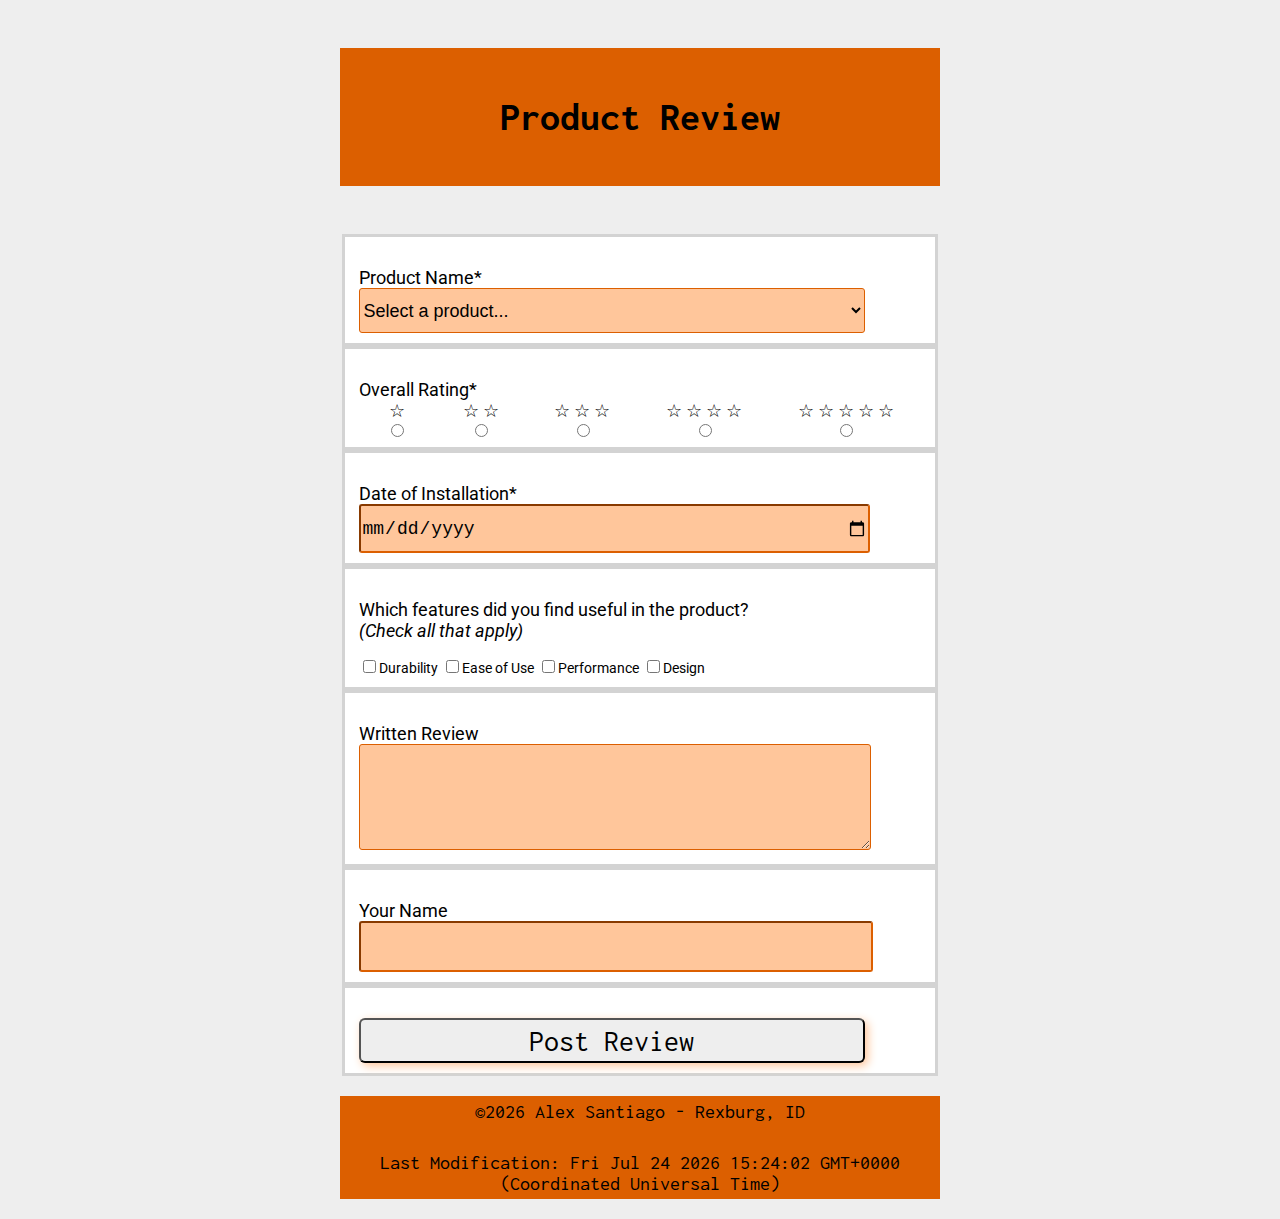
<file: form.html>
<!DOCTYPE html>
<html lang="en">

<head>
    <meta charset="UTF-8">
    <meta name="viewport" content="width=device-width, initial-scale=1.0">
    <title>Product Review Form</title>
    <meta name="description" content="Product review form page using good form
    design given specific field requirements.">
    <meta name="author" content="Alex Santiago">
    <script src="./scripts/form.js" defer></script>
    <link rel="stylesheet" href="./styles/form.css">
    <link rel="preconnect" href="https://fonts.googleapis.com">
    <link rel="preconnect" href="https://fonts.gstatic.com" crossorigin>
    <link href="https://fonts.googleapis.com/css2?family=Inconsolata:wght@200..900&display=swap" rel="stylesheet">
    <link href="https://fonts.googleapis.com/css2?family=Inconsolata&family=Roboto&display=swap" rel="stylesheet">
</head>

<body>
    <header>
        <h1>Product Review</h1>
    </header>
    <main>
        <form method="get" action="review.html">
            <fieldset>
                <label>Product Name*<br>
                    <select id="product" name="product" required>
                        <option value="" disabled selected>Select a product...</option>
                    </select>
                </label>
            </fieldset>
            <fieldset>
                <div>Overall Rating*</div>
                <div id="radio-field">
                    <div class="radio-container">
                        <label>&star;</label><input id="1" type="radio" name="rating" required>
                    </div>
                    <div class="radio-container">
                        <label>&star; &star;</label><input id="2" type="radio" name="rating" required>
                    </div>
                    <div class="radio-container">
                        <label>&star; &star; &star;</label><input id="3" type="radio" name="rating" required>
                    </div>
                    <div class="radio-container">
                        <label>&star; &star; &star; &star;</label><input id="4" type="radio" name="rating" required>
                    </div>
                    <div class="radio-container">
                        <label>&star; &star; &star; &star; &star;</label><input id="5" type="radio" name="rating"
                            required>
                    </div>
                </div>
            </fieldset>
            <fieldset>
                <label>Date of Installation*<br>
                    <input id="date" type="date" name="date" required>
                </label>
            </fieldset>
            <fieldset id="features">
                <div>Which features did you find useful in the product?<br>
                    <i>(Check all that apply)</i>
                </div>
                <label><input id="dura" type="checkbox" value="durability">Durability</label>
                <label><input id="ease" type="checkbox" value="ease of Use">Ease of Use</label>
                <label><input id="perf" type="checkbox" value="performance">Performance</label>
                <label><input id="design" type="checkbox" value="design">Design</label>
            </fieldset>
            <fieldset>
                <label>Written Review<br>
                    <textarea id="review" name="review"></textarea>
                </label>
            </fieldset>
            <fieldset>
                <label>Your Name<br>
                    <input type="text" id="name" name="name">
                </label>
            </fieldset>
            <fieldset>
                <input id="button" type="submit" value="Post Review">
            </fieldset>
        </form>
    </main>
    <footer>
        <p>©<span id="currentyear"></span> Alex Santiago - Rexburg, ID</p>
        <p>Last Modification: <span id="lastmodified"></span></p>
    </footer>
</body>

</html>
</file>
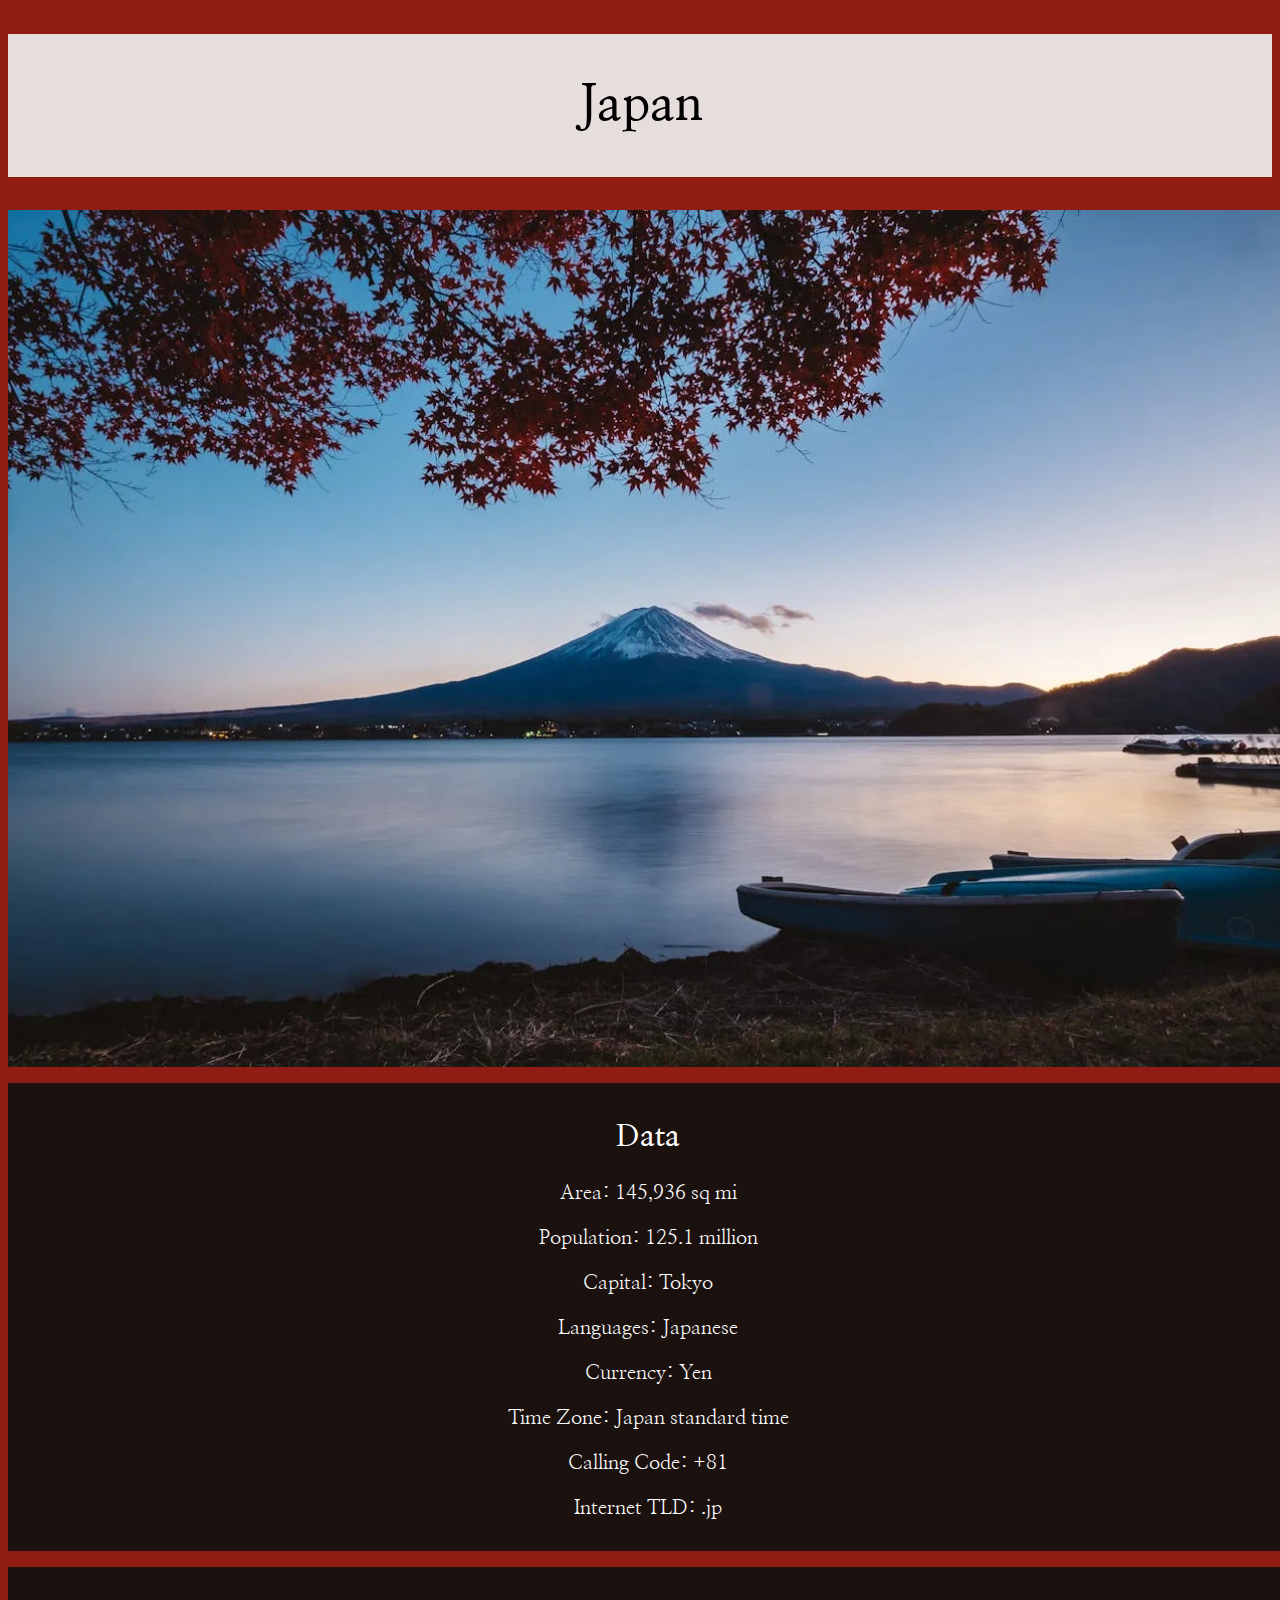
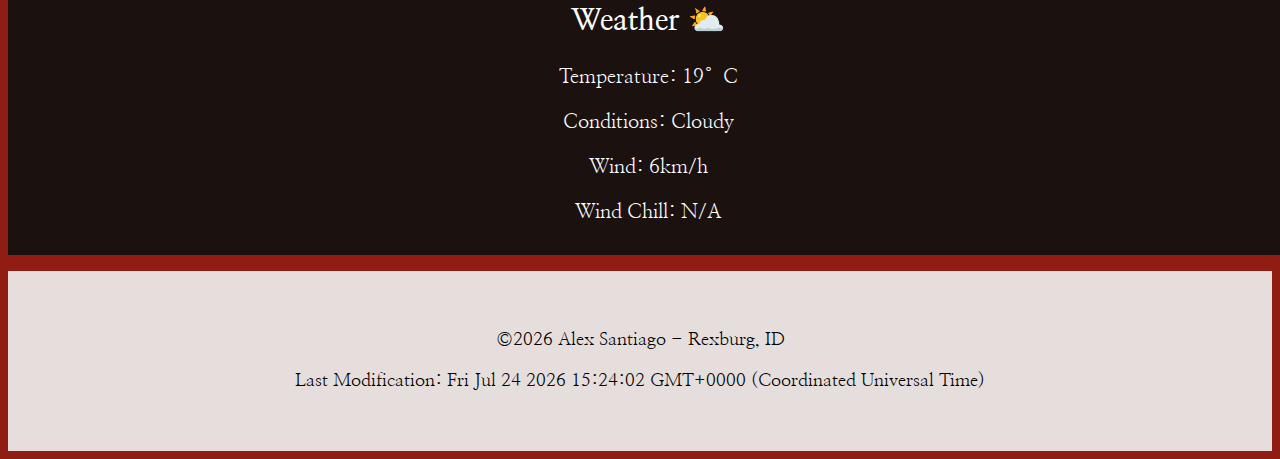
<file: place.html>
<!DOCTYPE html>
<html lang="en">

<head>
    <meta charset="UTF-8">
    <meta name="viewport" content="width=device-width, initial-scale=1.0">
    <title>WDD 131 - Alex Santiago</title>
    <link rel="stylesheet" href="./styles/place.css">
    <link rel="preconnect" href="https://fonts.googleapis.com">
    <link rel="preconnect" href="https://fonts.gstatic.com" crossorigin>
    <link href="https://fonts.googleapis.com/css2?family=Roboto+Mono&display=swap" rel="stylesheet">
    <script src="./scripts/place.js" defer></script>
    <link rel="preconnect" href="https://fonts.googleapis.com">
    <link rel="preconnect" href="https://fonts.gstatic.com" crossorigin>
    <link href="https://fonts.googleapis.com/css2?family=Nanum+Myeongjo&display=swap" rel="stylesheet">
    <meta name="description" content="Website that follows a specific wireframe and content location guide">
    <meta name="author" content="Alex Santiago">
</head>

<body>
    <header>
        <h1>Japan</h1>
    </header>
    <main>
        <picture>
            <source media="(min-width:601px)" srcset="./images/japan-hero-medium.webp">
            <img src="./images/japan-hero-small.webp" alt="Mount Fuji, Japan">
        </picture>
        <div id="data">
            <h2>Data</h2>
            <p>Area: 145,936 sq mi</p>
            <p>Population: 125.1 million</p>
            <p>Capital: Tokyo</p>
            <p>Languages: Japanese</p>
            <p>Currency: Yen</p>
            <p>Time Zone: Japan standard time</p>
            <p>Calling Code: +81</p>
            <p>Internet TLD: .jp</p>
        </div>
        <div id="weather">
            <h2 id="lable">Weather ⛅</h2>
            <img id="icon" src="./images/weather-icon.svg" alt="Weather icon">
            <p>Temperature: 19°C</p>
            <p>Conditions: Cloudy</p>
            <p>Wind: 6km/h</p>
            <p>Wind Chill: <span id="windchill"></span></p>
        </div>
    </main>
    <footer>
        <p>©<span id="currentyear"></span> Alex Santiago - Rexburg, ID</p>
        <p>Last Modification: <span id="lastmodified"></span></p>
    </footer>
</body>

</html>
</file>
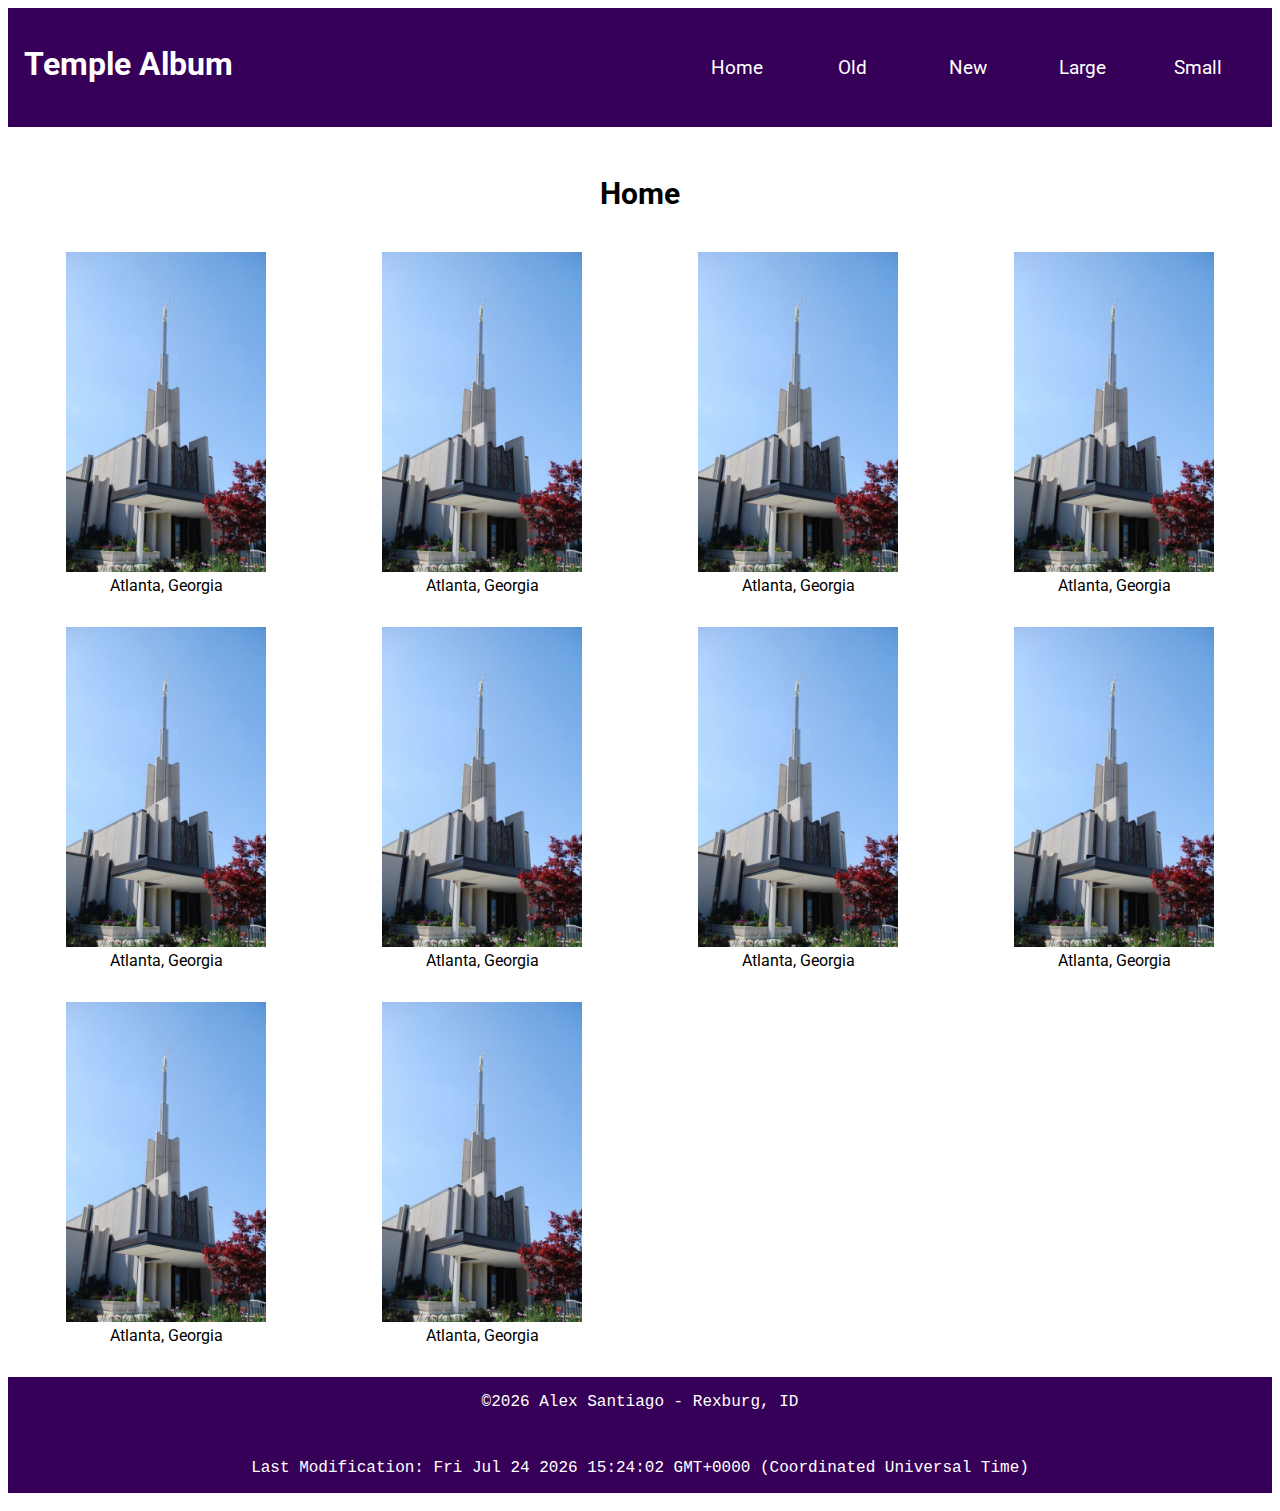
<file: temples.html>
<!DOCTYPE html>
<html lang="en-US">

<head>
    <meta charset="UTF-8">
    <meta name="viewport" content="width=device-width, initial-scale=1.0">
    <title>WDD 131 - Dynamic Web Fundamentals - Alex Santiago</title>
    <link rel="stylesheet" href="./styles/temples-large.css" media="screen and (min-width: 701px)">
    <link rel="stylesheet" href="./styles/temples.css" media="screen and (max-width: 700px)">
    <script type="text/javascript" src="./scripts/temples.js" defer></script>
    <link rel="preconnect" href="https://fonts.googleapis.com">
    <link rel="preconnect" href="https://fonts.gstatic.com" crossorigin>
    <link href="https://fonts.googleapis.com/css2?family=Roboto&display=swap" rel="stylesheet">
    <meta name="author" content="Alex Santiago">
    <meta name="description" content="Picture album page that is responsive in small and large views.">
</head>

<body>
    <header>
        <h1>Temple Album</h1>
        <a id="menu" href="#"></a>
        <nav>
            <ul class="navigation">
                <li><a href="#">Home</a></li>
                <li><a href="#">Old</a></li>
                <li><a href="#">New</a></li>
                <li><a href="#">Large</a></li>
                <li><a href="#">Small</a></li>
            </ul>
        </nav>
    </header>
    <main>
        <h2>Home</h2>
        <div class="container">
            <figure>
                <img src="./images/atlanta-temple.jpg" alt="Atlanta temple" >
                <figcaption>Atlanta, Georgia</figcaption>
            </figure>
            <figure>
                <img src="./images/atlanta-temple.jpg" alt="Atlanta temple" >
                <figcaption>Atlanta, Georgia</figcaption>
            </figure>
            <figure>
                <img src="./images/atlanta-temple.jpg" alt="Atlanta temple" >
                <figcaption>Atlanta, Georgia</figcaption>
            </figure>
            <figure>
                <img src="./images/atlanta-temple.jpg" alt="Atlanta temple" >
                <figcaption>Atlanta, Georgia</figcaption>
            </figure>
            <figure>
                <img src="./images/atlanta-temple.jpg" alt="Atlanta temple" >
                <figcaption>Atlanta, Georgia</figcaption>
            </figure>
            <figure>
                <img src="./images/atlanta-temple.jpg" alt="Atlanta temple" >
                <figcaption>Atlanta, Georgia</figcaption>
            </figure>
            <figure>
                <img src="./images/atlanta-temple.jpg" alt="Atlanta temple" >
                <figcaption>Atlanta, Georgia</figcaption>
            </figure>
            <figure>
                <img src="./images/atlanta-temple.jpg" alt="Atlanta temple" >
                <figcaption>Atlanta, Georgia</figcaption>
            </figure>
            <figure>
                <img src="./images/atlanta-temple.jpg" alt="Atlanta temple" >
                <figcaption>Atlanta, Georgia</figcaption>
            </figure>
            <figure>
                <img src="./images/atlanta-temple.jpg" alt="Atlanta temple">
                <figcaption>Atlanta, Georgia</figcaption>
            </figure>
        </div>
    </main>
    <footer>
        <p>©<span id="currentyear"></span> Alex Santiago - Rexburg, ID</p>
        <p>Last Modification: <span id="lastmodified"></span></p>
    </footer>
</body>

</html>
</file>
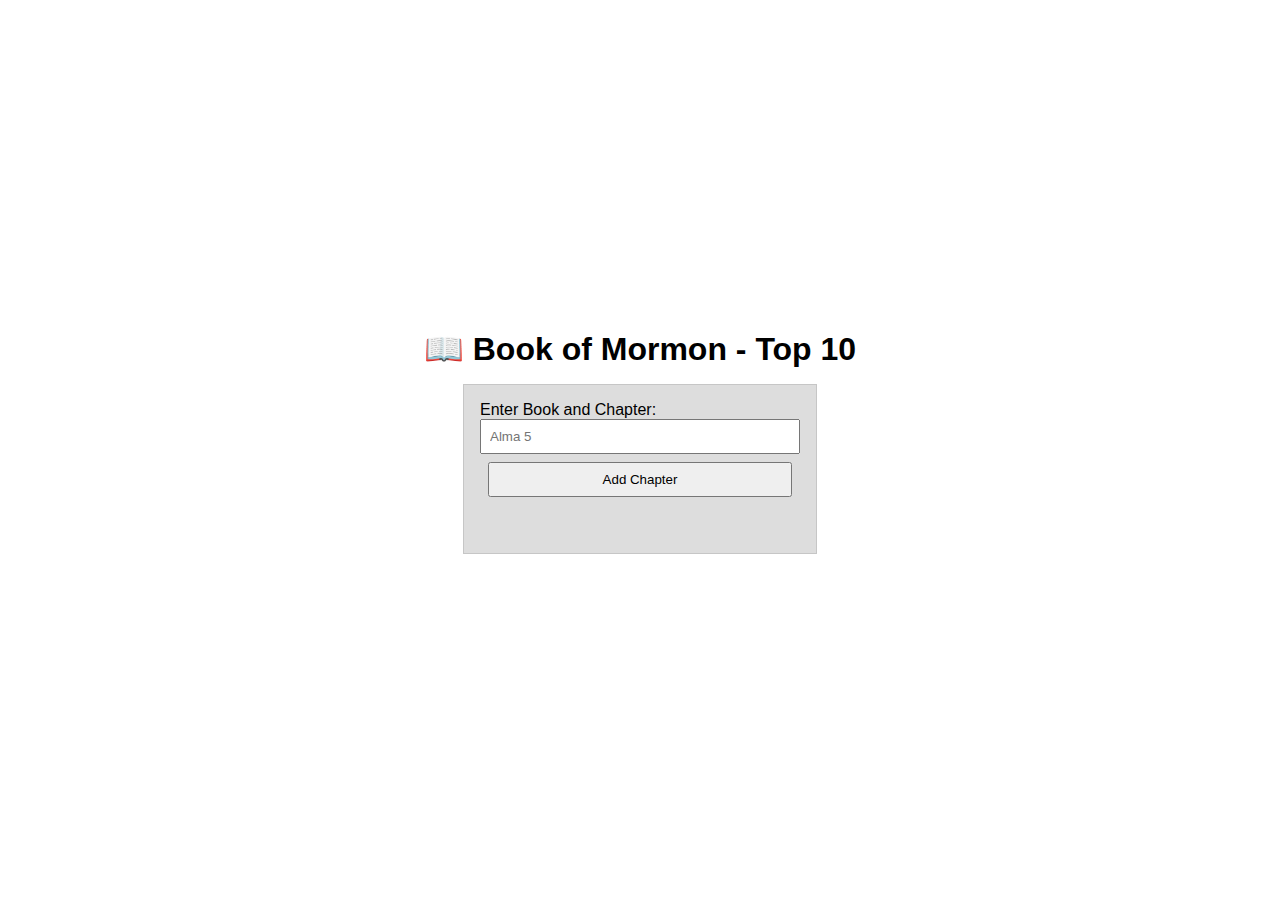
<file: week02/bom.html>
<!DOCTYPE html>
<html lang="en">
<head>
    <meta charset="UTF-8">
    <meta name="viewport" content="width=device-width, initial-scale=1.0">
    <title>WDD 131 - Book of Mormon Application</title>
    <meta name="description" content="DOM Practice">
    <meta name="author" content="Alex Santiago">
    <link rel="stylesheet" href="./styles/bom.css">
    <script src="./scripts/bom.js"></script>
</head>
<body>
    <h1>📖 Book of Mormon - Top 10</h1>
    <main>
	    <label for="favchap">Enter Book and Chapter: </label>
	    <input type="text" id="favchap" placeholder="Alma 5">
	    <button type="submit">Add Chapter</button>
	    <ul id="list"></ul>
    </main>
</body>
</html>
</file>
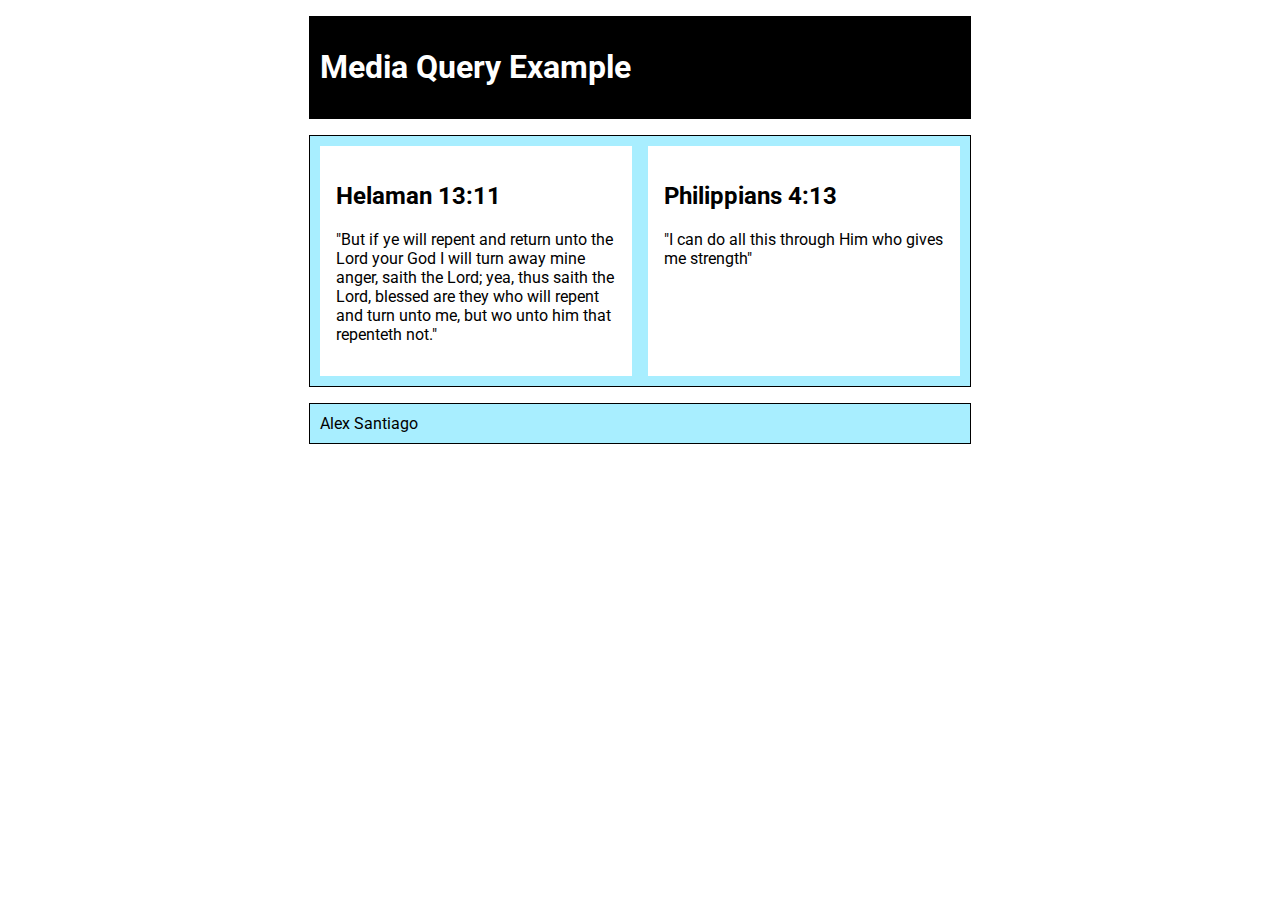
<file: week02/media-query.html>
<!DOCTYPE html>
<html lang="en">
<head>
    <meta charset="UTF-8">
    <meta name="viewport" content="width=device-width, initial-scale=1.0">
    <title>WDD 131 - Media Query Example</title>
    <meta name="description" content="Media query learning activity">
    <meta name="author" content="Alex Santiago">
    <link rel="preconnect" href="https://fonts.googleapis.com">
    <link rel="preconnect" href="https://fonts.gstatic.com" crossorigin>
    <link href="https://fonts.googleapis.com/css2?family=Roboto&display=swap" rel="stylesheet">
    <link rel="stylesheet" href="./styles/media-query.css">
    <link rel="stylesheet" href="./styles/media-query-large.css">
</head>
<body>
    <header>
        <h1>Media Query Example</h1>
    </header>
    <main>
        <section>
            <h2>Helaman 13:11</h2>
            <p>"But if ye will repent and return 
                unto the Lord your God I will turn away mine anger, 
                saith the Lord; yea, thus saith the Lord, blessed are 
                they who will repent and turn unto me, but wo unto him 
                that repenteth not."</p>
        </section>
        <section>
            <h2>Philippians 4:13</h2>
            <p>"I can do all this through Him who gives me strength"</p>
        </section>
    </main>
    <footer>
        Alex Santiago
    </footer>
</body>
</html>
</file>
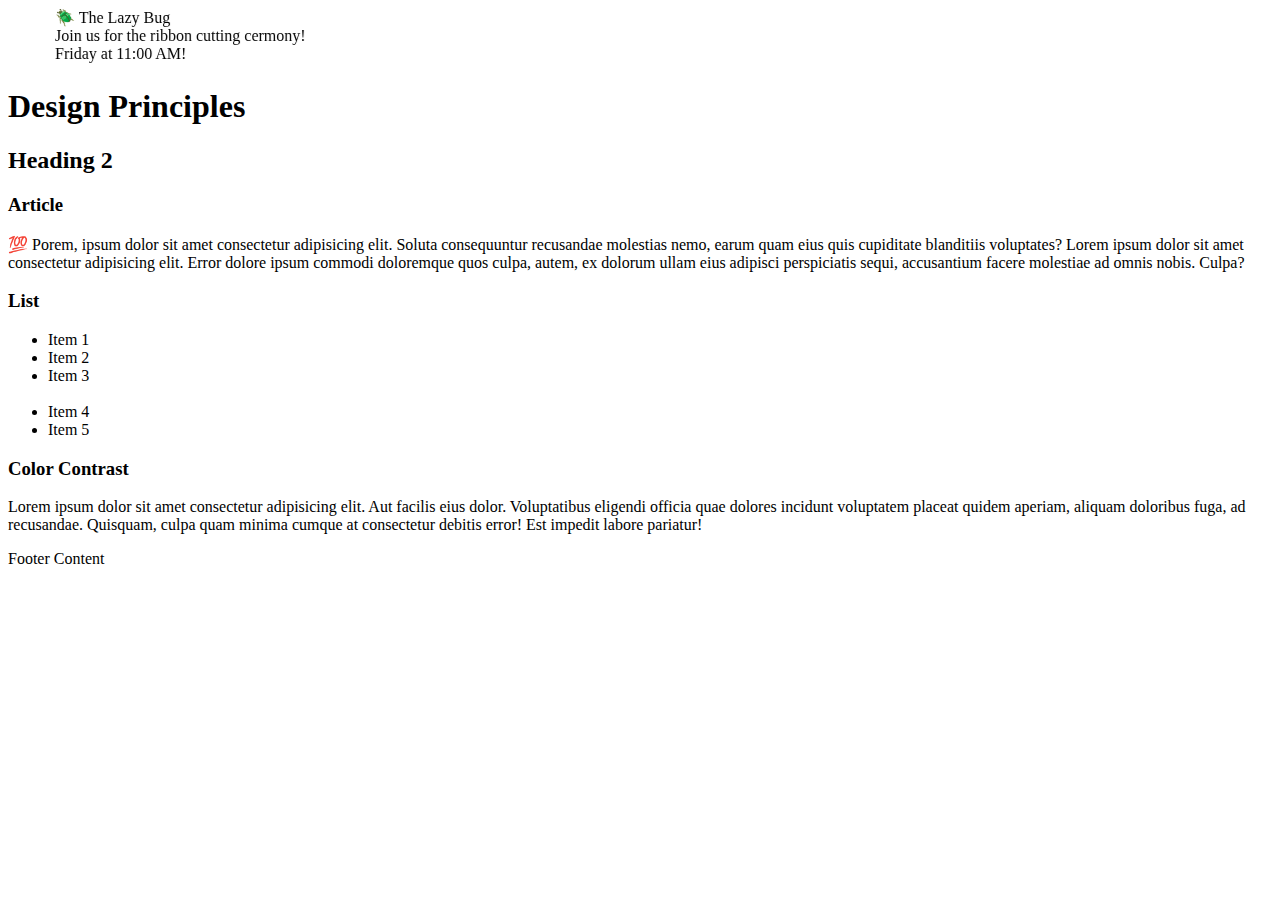
<file: week03/design.html>
<!DOCTYPE html>
<html lang="en">
<head>
    <meta charset="UTF-8">
    <meta name="viewport" content="width=device-width, initial-scale=1.0">
    <title>Week 3 Practice</title>
    <style  rel="stylesheet" href="./styles/design.css"></style>
</head>
<body>
    <header>
        <marquee behavior="alternate" direction="right">🪲 The Lazy Bug<br>Join us for the ribbon cutting cermony!<br>Friday at 11:00 AM!</marquee>
        <h1>Design Principles</h1>
    </header>
    <main>
        <h2>Heading 2</h2>
        <section>
            <h3>Article</h3>
            <article>
                <p>💯 Porem, ipsum dolor sit amet consectetur adipisicing elit. Soluta consequuntur recusandae molestias nemo, earum quam eius quis cupiditate blanditiis voluptates? Lorem ipsum dolor sit amet consectetur adipisicing elit. Error dolore ipsum commodi doloremque quos culpa, autem, ex dolorum ullam eius adipisci perspiciatis sequi, accusantium facere molestiae ad omnis nobis. Culpa?</p>
            </article>
        </section>
        <section>
            <h3>List</h3>
            <ul>
                <li>Item 1</li>
                <li>Item 2</li>
                <li>Item 3<br><br></li>
                <li>Item 4</li>
                <li>Item 5</li>
            </ul>
        </section>
        <div class="callout">
            <h3>Color Contrast</h3>
            <p>Lorem ipsum dolor sit amet consectetur adipisicing elit. Aut facilis eius dolor. Voluptatibus eligendi officia quae dolores incidunt voluptatem placeat quidem aperiam, aliquam doloribus fuga, ad recusandae. Quisquam, culpa quam minima cumque at consectetur debitis error! Est impedit labore pariatur!</p>
        </div>
    </main>
    <footer>
        Footer Content
    </footer>
</body>
</html>
</file>
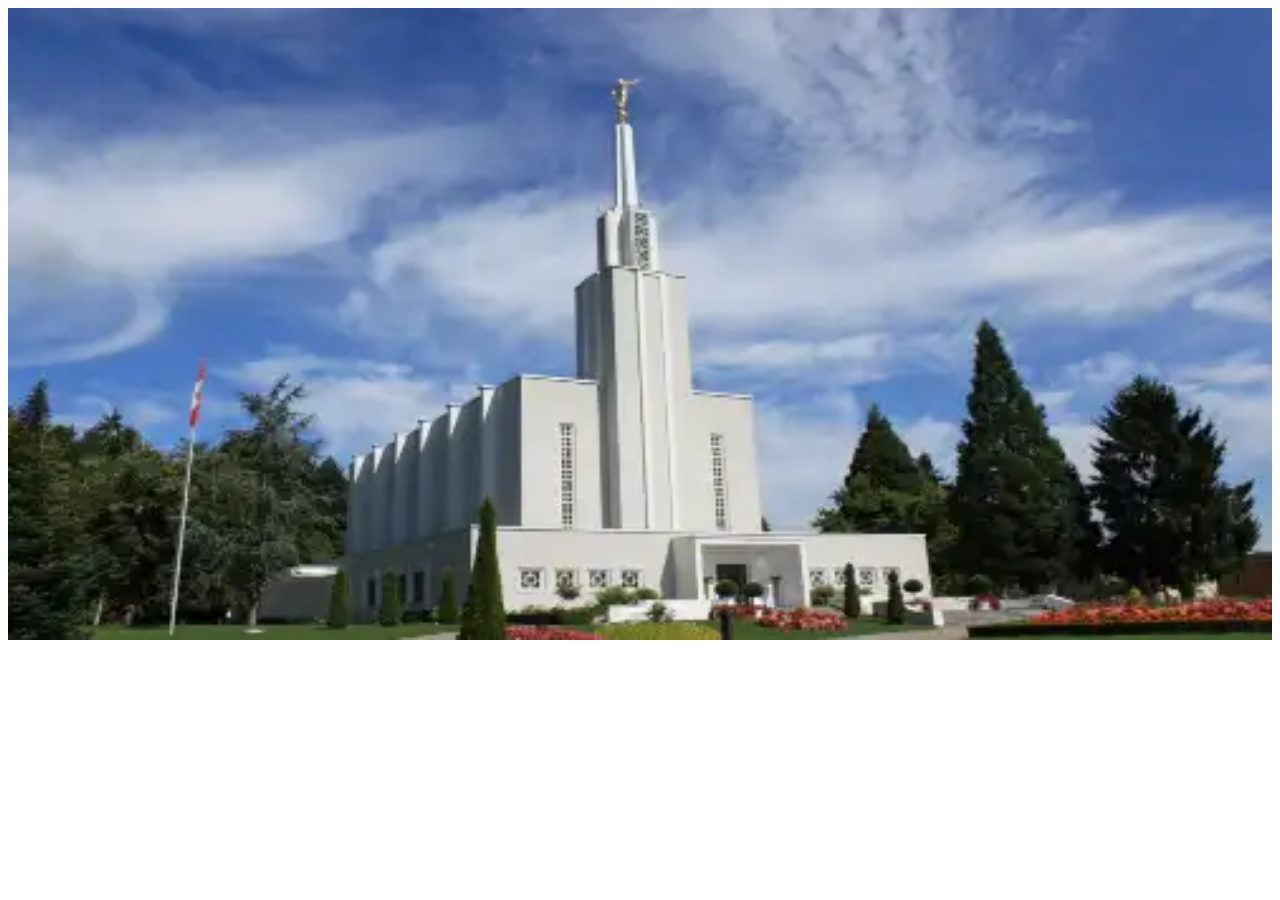
<file: week03/responsive-images..html>
<!DOCTYPE html>
<html lang="en">
<head>
    <meta charset="UTF-8">
    <meta name="viewport" content="width=device-width, initial-scale=1.0">
    <title>Responsive Images</title>
    <link rel="stylesheet" href="./styles/responsive-images.css">
</head>
<body>
    <main>
        <div class="hero">
            <picture>
                <source srcset="images/hero-large.webp" media="min-width: 1000px">
                <source srcset="images/hero-medium.webp" media="min-width: 500px">
                <img src="images/hero-small.webp" alt="Bern, Switzerland Temple" width="500" height="250">
            </picture>
        </div>
    </main>
</body>
</html>
</file>
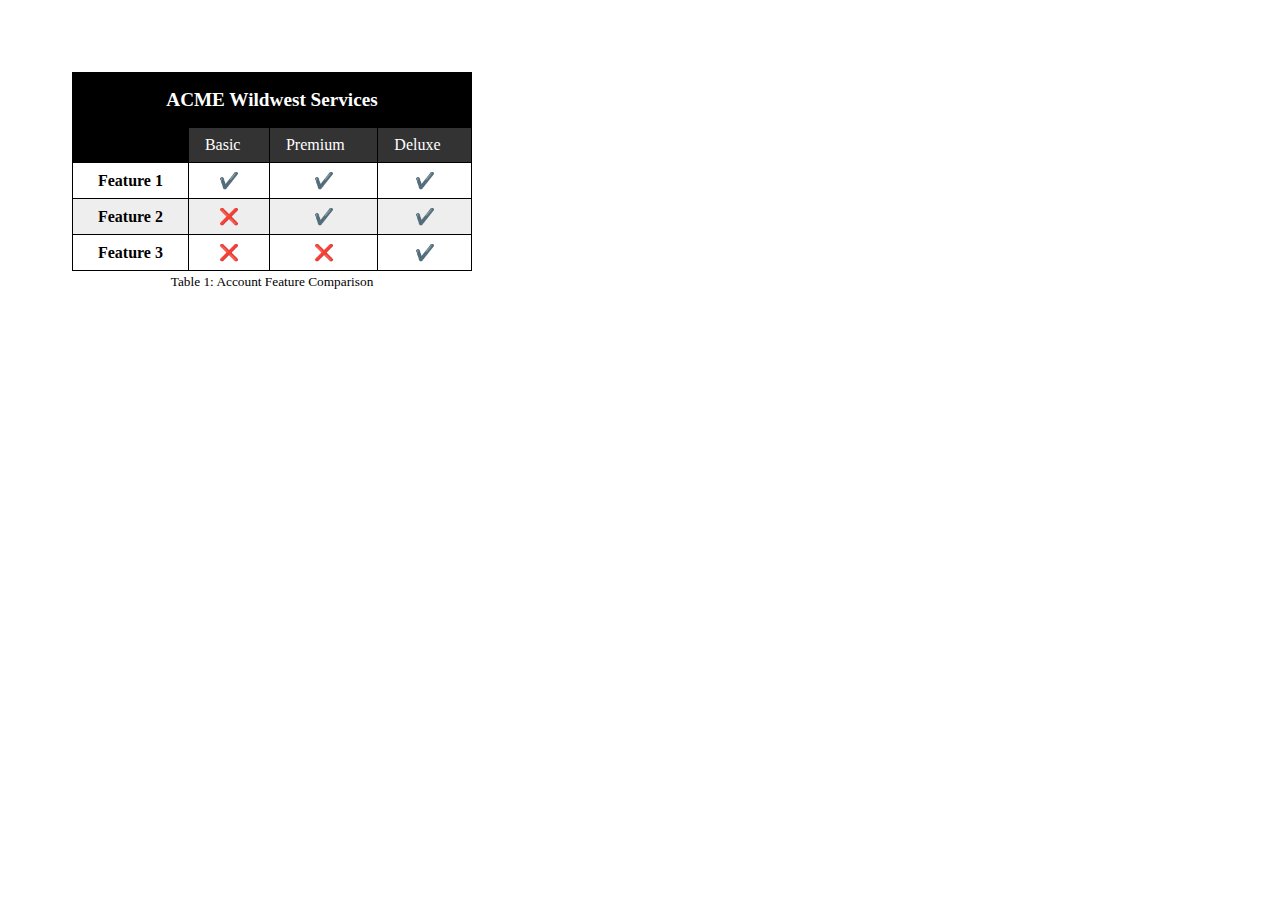
<file: week04/table.html>
<!DOCTYPE html>
<html lang="en">
<head>
    <meta charset="UTF-8">
    <meta name="viewport" content="width=device-width, initial-scale=1.0">
    <title>Week 4 Table Practice</title>
    <link rel="stylesheet" href="./table.css">
</head>
<body>
    <table>
        <thead>
            <tr>
                <th colspan="4">ACME Wildwest Services</th>
            </tr>
            <tr>
                <td class="blank"></td>
                <td>Basic</td>
                <td>Premium</td>
                <td>Deluxe</td>
            </tr>
        </thead>
        <tbody>
            <tr>
                <th>Feature 1</th>
                <th>✔️</th>
                <th>✔️</th>
                <th>✔️</th>
            </tr>
            <tr>
                <th>Feature 2</th>
                <th>❌</th>
                <th>✔️</th>
                <th>✔️</th>
            </tr>
            <tr>
                <th>Feature 3</th>
                <th>❌</th>
                <th>❌</th>
                <th>✔️</th>
            </tr>
        </tbody>
        <caption>Table 1: Account Feature Comparison</caption>
    </table>
</body>
</html>
</file>
<file: styles/form.css>
body {
    background-color: #EEEEEE;
}

/*---------HEADER---------*/
header {
    font-family: "Inconsolata";
    background-color: #DC5F00;
    color: black;
    text-align: center;
    width: 600px;
    margin: 0 auto;
}

h1 {
    padding: 3rem;
    margin: 3rem;
    font-size: 40px;
}

/*---------FORM---------*/
form {
    width: 600px;
    margin: 0 auto;
    justify-content: center;

}

fieldset {
    max-width: 600px;
    border: rgb(211, 211, 211) solid;
    background-color: #FFFFFF;
    font-family: "Roboto";
    font-size: 18px;
    padding-top: 30px;
    padding-bottom: 10px
}

#product {
    width: 90%;
    height: 45px;
    font-size: 18px;
    border-radius: 3px;
    border-color: #DC5F00;
    background-color: #ffc69b;
}

#radio-field {
    display: flex;
    justify-content: space-around;
}

.radio-container {
    display: flex;
    flex-direction: column;
    align-items: center;
}

#date {

    width: 90%;
    height: 45px;
    font-size: 18px;
    border-radius: 3px;
    border-color: #DC5F00;
    background-color: #ffc69b;
}

#features div {
    padding-bottom: 15px;
}

#features label {
    font-size: 14px;
}

#review {
    width: 90%;
    height: 100px;
    font-size: 16px;
    border-radius: 3px;
    border-color: #DC5F00;
    background-color: #ffc69b;
}

#name {
    width: 90%;
    height: 45px;
    font-size: 16px;
    border-radius: 3px;
    border-color: #DC5F00;
    background-color: #ffc69b;
}

#button {
    width: 90%;
    height: 45px;
    font-size: 30px;
    font-family: "Inconsolata";
    border-radius: 6px;
    background-color: #EEEEEE;
    box-shadow: 3px 3px 10px #ffc69b
}




/*---------FOOTER---------*/
footer {
    font-family: "Inconsolata";
    background-color: #DC5F00;
    color: black;
    text-align: center;
    width: 600px;
    margin: 0 auto;
    font-size: 20px;
}

footer p {
    padding-top: 5px;
    padding-bottom: 5px;
}
</file>
<file: styles/place.css>
.nanum-myeongjo-regular {
    font-family: "Nanum Myeongjo", serif;
    font-weight: 400;
    font-style: normal;
}

body {
    background-color: #8F1D14;
}

/* Header * * * * * * * * * * * * * * */

h1 {
    font-size: 50px;;
    font-family: "Nanum Myeongjo";
    background-color: #E6DEDD;
    text-align: center;
    padding: 2.5rem;
}

/* Main * * * * * * * * * * * * * * */

main {
    display: grid;
    grid-template-columns: repeat(2 1fr);
    grid-template-rows: repeat(3 1fr);
    width: 100vw;
    grid-gap: 1rem;
    text-align: center;
    background-color: #8F1D14;
    padding: auto;
}

picture img {
    width: 100%;
    height: 100%;
    grid-column: 1/-1;
    grid-row: 1/-1;
    object-fit: cover;
}

#data {
    grid-row: 2/3;
    background-color: #1B120F; 
    color: #fff; 
    font-family: "Nanum Myeongjo";
    padding: 10px 20px; 
    font-size: 20px; 
    text-align: center;
}

#weather {
    grid-row: 3/4;
    background-color: #1B120F; 
    color: #fff; 
    font-family: "Nanum Myeongjo";
    padding: 10px 20px; 
    font-size: 20px; 
    text-align: center;
    margin-bottom: 1rem;
}

#icon {
    display: none;
}

/* Footer * * * * * * * * * * * * * * * */

footer {
    background-color: #E6DEDD;
    font-family: "Nanum Myeongjo";
    text-align: center;
    padding: 2.5rem;
    font-size: large;
}

@media screen and (max-width: 600px) {
    main {
        grid-template-rows: auto auto auto;
    }

    #icon {
        display: block;
        width: 100px;
        margin: 0 auto;
    }
}
</file>
<file: styles/temples-large.css>
/* Header elements * * * * * * * * * * * * * * * * * * */
header {
    background-color: rgb(55, 0, 88);
    color: #fff;
    font-family: 'roboto';
    padding: 1rem;
    display: grid;
    grid-template-columns: auto auto auto;
}

h1 {
    grid-column: 1/2;
}

nav {
    grid-column: 3/4;
}

nav ul {
    list-style: none;
    display: flex;
    justify-content: space-evenly;
}

nav li {
    flex: 1 1 100%;
}

nav a {
    font-size: larger;
    display: block;
    color: #fff;
    text-align: center;
    padding: 1rem;
    text-decoration: none;
}

nav a:hover {
	background-color: #000;
}

/* Body elements * * * * * * * * * * * * * * * * * * * * */
main {
    font-family: "roboto";
    justify-content: center;
}

.container {
    display: grid;
    grid-template-columns: repeat(auto-fill, minmax(270px, 1fr));
    justify-content: center;
}

h2 {
    font-size: 30px;
    text-align: center;
    padding-top: 1.5rem;
}

figure {
    text-align: center;
}


figure img {
    width: 200px;
}

/* Footer elements * * * * * * * * * * * * * * * * * * * */
footer {
    font-family: "Roboto Mono", monospace;
    color: #fff;
    background-color: rgb(55, 0, 88);
}

footer p {
    text-align: center;
    padding: 1rem;
}
</file>
<file: styles/temples.css>
/* * * * * * * * * * * * * * * * * * * * * * */

header {
    background-color: rgb(55, 0, 88);
    color: #fff;
    font-family: 'roboto';
    padding: 1rem;
    display: grid;
    grid-template-columns: 220px 1fr;
}

h1 {
    grid-column: 1/2;
}

#menu {
	display: block;
	font-size: 2rem;
	font-weight:700;
	text-decoration: none;
	padding: .5rem .75rem;
	color: #fff;
    text-align: right;
}

#menu::before {
	content: "≡";
    font-size: 50px;
}

nav {
    grid-column: 2/3;
}

nav ul {
    list-style: none;
    margin: 0 auto;
	max-width: 760px;
}

nav li {
    display: none;
}

nav a {
    display: block;
	padding: 0.75rem;
	text-align: right;
	text-decoration: none;
	color: #fff;
	font-weight: 700;
	transition: 0.5s;
	font-size: clamp(1rem, 2vmin, 1.5rem);
}

nav a:hover, navigation a:active {
	background-color: #000;
}

.show li {
	display: block;
}

#menu.show::before {
	content: "X";
}

/* Body elements * * * * * * * * * * * * * * * * * * * * */
main {
    font-family: "roboto";
    justify-content: center;
}

.container {
    display: grid;
    grid-template-columns: 1fr;
    grid-gap: 1rem;
    justify-content: center;
}

h2 {
    font-size: 30px;
    text-align: center;
    padding-top: 1.5rem;
}

figure {
    text-align: center;
}

figure img {
    width: 300px;
}

/* Footer elements * * * * * * * * * * * * * * * * * * * */
footer {
    font-family: "Roboto Mono", monospace;
    color: #fff;
    background-color: rgb(55, 0, 88);
}

footer p {
    text-align: center;
    padding: 1rem;
}
</file>
<file: week02/styles/bom.css>
* {
	margin: 0;
	padding: 0;
}

body {
	height: 100vh;
	display: flex;
	flex-direction: column;
	align-items: center;
	justify-content: center;
	font-family: Acme, Arial, sans-serif;
}

h1 {
	font-size: 1.5rem;
}

main {
	margin: 1rem auto;
	border: 1px solid rgba(0, 0, 0, 0.1);
	padding: 1rem;
	background-color: #ddd;
	display: flex;
	flex-direction: column;
}

input,
button {
	padding: 0.5rem;
}

button {
	margin: 0.5rem;
}

.delete {
	width: fit-content;
}

.input {
	display: flex;
	gap: 1rem;
}

.list {
	padding: 0.5rem;
}

ul {
	margin: 1rem;
	list-style: none;
}

li {
	display: flex;
	align-items: center;
	justify-content: space-between;
}

@media only screen and (min-width: 32.5em) {
	h1 {
		font-size: 2rem;
	}

	main {
		width: 320px;
	}
}
</file>
<file: week02/styles/media-query.css>
.roboto-regular {
    font-family: "Roboto", system-ui;
    font-weight: 400;
    font-style: normal;
}

body {
    font-family: 'Roboto', sans-serif;
}

header, main, footer {
    max-width: 640px;
    margin: 1rem auto;
    border: 1px solid black;
    padding: 10px;
    background-color:rgb(168, 238, 255)
}
  
main {
    display: grid;
    grid-template-columns: 1fr;
    grid-gap: 1rem;
}

section {
    padding: 1rem;
    background-color: #fff;
}
</file>
<file: week02/styles/media-query-large.css>
@media screen and (min-width: 500px) {
    .roboto-regular {
        font-family: "Roboto", system-ui;
        font-weight: 400;
        font-style: normal;
    }
      
    header{
        background-color: black;
        color: #fff;
    }

    main {
        grid-template-columns: 1fr 1fr;
    }
}
</file>
<file: week03/styles/responsive-images.css>
.hero img {
    width: 100%;
    height: auto;
}
</file>
<file: week04/table.css>
body {
    padding: 5%;
}

table {
    width: 400px;
    border:1px solid black;
    border-collapse: collapse;

    caption {
        caption-side: bottom;
        font-size: smaller;
        padding: 0.2rem;
    }

    th, td {
        padding: 0.5em 1rem;
        border: 1px solid black;
        white-space: pre;
    }

    thead th, tbody td {
        text-align: center;
    }

    thead {
        color: white;
        background: black;

        th {
            padding: 1rem;
            font-size: larger;
        }

        tr:nth-last-child(1) {
            background-color: #333;
        }
    }

    tbody tr:nth-last-child(even) {
        background-color: #eee;
    }
}

.blank {
    background-color: #000;
}
</file>
